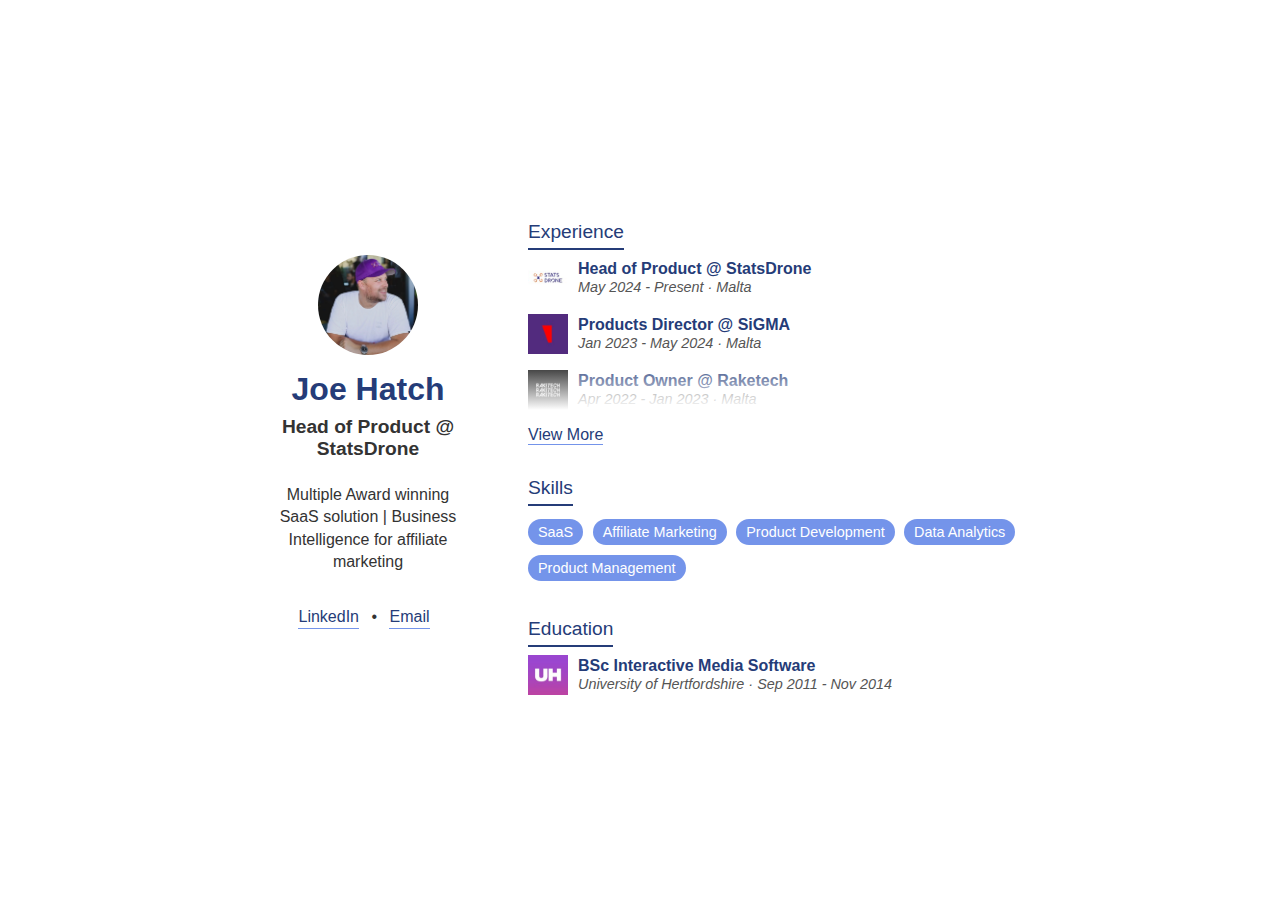
<file: index.html>
<!DOCTYPE html>
<html lang="en">
<head>
  <!-- Google tag (gtag.js) -->
<script async src="https://www.googletagmanager.com/gtag/js?id=G-R7W257YFZE"></script>
<script>
  window.dataLayer = window.dataLayer || [];
  function gtag(){dataLayer.push(arguments);}
  gtag('js', new Date());

  gtag('config', 'G-R7W257YFZE');
</script>
<meta charset="UTF-8">
<meta name="viewport" content="width=device-width, initial-scale=1">
<title>Joe Hatch - Head of Product - joehat.ch</title>
<meta name="description" content="Joe Hatch - Head of Product at StatsDrone, an award-winning SaaS solution for business intelligence in affiliate marketing.">
<meta name="keywords" content="Joe Hatch, Head of Product, StatsDrone, SaaS, business intelligence, affiliate marketing">
<meta name="author" content="Joe Hatch">

<!-- Open Graph data -->
<meta property="og:title" content="Joe Hatch - Head of Product - joehat.ch">
<meta property="og:description" content="Joe Hatch - Head of Product at StatsDrone, an award-winning SaaS solution for business intelligence in affiliate marketing.">
<meta property="og:image" content="Joe_Hatch.jpg">
<meta property="og:url" content="https://joehat.ch">
<meta property="og:type" content="website">

<!-- Twitter Card data -->
<meta name="twitter:card" content="summary_large_image">
<meta name="twitter:title" content="Joe Hatch - Head of Product - joehat.ch">
<meta name="twitter:description" content="Joe Hatch - Head of Product at StatsDrone, an award-winning SaaS solution for business intelligence in affiliate marketing.">
<meta name="twitter:image" content="Joe_Hatch.jpg">

<style>
  html, body {
    height: 100%;
    margin: 0;
    display: flex;
    align-items: center;
    justify-content: center;
    background: #ffffff;
    font-family: 'Helvetica Neue', Helvetica, Arial, sans-serif;
    color: #333;
  }
  .container {
    display: grid;
    grid-template-columns: 1fr 2fr;
    gap: 2rem;
    max-width: 50rem;
    margin: 2rem;
    padding: 2rem;
    background: #ffffff;
    overflow: auto;
  }
  .profile {
    text-align: center;
    display: flex;
    flex-direction: column;
    justify-content: center;
    background: #ffffff;
    color: #333;
    padding: 2rem;
  }
  .profile img {
    border-radius: 50%;
    width: 100px;
    height: 100px;
    margin: 0 auto 1rem auto;
    cursor: pointer;
    transition: transform 0.3s;
  }
  .profile img:hover {
    transform: scale(1.1);
  }
  .profile h1 {
    margin: 0;
    font-size: 2rem;
    color: #253C78;
  }
  .profile h2 {
    font-size: 1.2rem;
    margin: 0.5rem 0;
    color: #333;
  }
  .profile p {
    line-height: 1.4rem;
    margin: 1rem 0;
  }
  .profile a {
    border-bottom: 1px solid #7494EA;
    color: #253C78;
    display: inline-block;
    margin: 0 0.5rem;
    text-decoration: none;
    transition: border-bottom-color 0.3s, color 0.3s;
  }
  .profile a:first-child {
    margin-left: 0;
  }
  .profile a:hover {
    border-bottom-color: #253C78;
    color: #253C78;
  }
  .section-title {
    font-size: 1.2rem;
    margin: 1rem 0 0.5rem 0;
    border-bottom: 2px solid #253C78;
    display: inline-block;
    padding-bottom: 5px;
    color: #253C78;
  }
  .section {
    text-align: left;
    margin: 1rem 0;
    position: relative;
  }
  .section-item {
    margin-bottom: 1rem;
    display: flex;
    align-items: center;
  }
  .section-item img {
    width: 40px;
    height: 40px;
    margin-right: 10px;
  }
  .section-item strong {
    font-size: 1rem;
    color: #253C78;
  }
  .section-item em {
    font-size: 0.9rem;
    color: #555;
  }
  .skill {
    display: inline-block;
    background: #7494EA;
    color: white;
    padding: 5px 10px;
    border-radius: 20px;
    margin: 5px 5px 5px 0;
    font-size: 0.9rem;
  }
  .view-more-link {
    border-bottom: 1px solid #7494EA;
    color: #253C78;
    display: inline-block;
    text-decoration: none;
    cursor: pointer;
    transition: border-bottom-color 0.3s, color 0.3s;
  }
  .view-more-link:hover {
    border-bottom-color: #253C78;
    color: #253C78;
  }
  .fade-out {
    position: absolute;
    bottom: 35px; /* Height of the view-more-link */
    left: 0;
    width: 100%;
    height: 50px;
    background: linear-gradient(to bottom, transparent, white);
    pointer-events: none;
  }
  @media (max-width: 768px) {
    html, body {
      align-items: flex-start;
      justify-content: center;
    }
    .container {
      grid-template-columns: 1fr;
      padding: 1rem;
      margin: 1rem;
    }
    .profile {
      width: 100%;
      text-align: center;
      padding: 0;
    }
    .details {
      width: 100%;
      text-align: left;
    }
    .profile h1, .profile h2, .profile p {
      text-align: center;
    }
  }
</style>
</head>
<body>
  <div class="container">
    <div class="profile">
      <img src="Joe_Hatch.jpg" alt="Joe Hatch" onclick="faceTouch()">
      <h1>Joe Hatch</h1>
      <h2>Head of Product @ StatsDrone</h2>
      <p>Multiple Award winning SaaS solution | Business Intelligence for affiliate marketing</p>
      <p>
        <a href="https://www.linkedin.com/in/joehatch" target="_blank">LinkedIn</a>
        &bull;
        <a href="mailto:hello@joehat.ch">Email</a>
      </p>
    </div>

    <div class="details">
      <div class="section">
        <div class="section-title">Experience</div>
        <div class="section-item">
          <img src="statsdrone_logo.jpeg" alt="StatsDrone Logo">
          <div>
            <strong>Head of Product @ StatsDrone</strong><br>
            <em>May 2024 - Present · Malta</em>
          </div>
        </div>
        <div class="section-item">
          <img src="sigma_world_logo.jpeg" alt="SiGMA Logo">
          <div>
            <strong>Products Director @ SiGMA</strong><br>
            <em>Jan 2023 - May 2024 · Malta</em>
          </div>
        </div>
        <div class="section-item">
          <img src="raketech_logo.jpeg" alt="Raketech Logo">
          <div>
            <strong>Product Owner @ Raketech</strong><br>
            <em>Apr 2022 - Jan 2023 · Malta</em>
          </div>
        </div>
        <div class="fade-out" id="fade-out"></div>
        <div id="more-experience" style="display: none;">
          <div class="section-item">
            <img src="circus_street_logo.jpeg" alt="Circus Street Logo">
            <div>
              <strong>Program Manager @ Circus Street</strong><br>
              <em>Jun 2021 - Apr 2022 · London</em>
            </div>
          </div>
          <div class="section-item">
            <img src="catena_media_logo.jpeg" alt="Catena Media Logo">
            <div>
              <strong>Technical Product Owner @ Catena Media</strong><br>
              <em>Jul 2018 - Jun 2021 · London / Malta</em>
            </div>
          </div>
          <div class="section-item">
            <img src="inspire_digital_logo.jpeg" alt="Inspire Digital Logo">
            <div>
              <strong>Lead Technical Specialist @ Inspire Digital</strong><br>
              <em>Dec 2014 - Jul 2018 · Hertford</em>
            </div>
          </div>
        </div>
        <a class="view-more-link" onclick="toggleExperience()">View More</a>
      </div>

      <div class="section">
        <div class="section-title">Skills</div>
        <div>
            <div class="skill">SaaS</div>
            <div class="skill">Affiliate Marketing</div>
            <div class="skill">Product Development</div>
            <div class="skill">Data Analytics</div>
            <div class="skill">Product Management</div>
          </div>
        </div>
  
        <div class="section">
          <div class="section-title">Education</div>
          <div class="section-item">
            <img src="uh_logo.jpeg" alt="University of Hertfordshire Logo">
            <div>
              <strong>BSc Interactive Media Software</strong><br>
              <em>University of Hertfordshire · Sep 2011 - Nov 2014</em>
            </div>
          </div>
        </div>
      </div>
    </div>
  
  <script>
    function faceTouch() {
      alert("At least take me for coffee before you try and touch my face...");
    }
  
    function toggleExperience() {
      const moreExperience = document.getElementById('more-experience');
      const link = document.querySelector('.view-more-link');
      const fadeOut = document.getElementById('fade-out');
      if (moreExperience.style.display === 'none') {
        moreExperience.style.display = 'block';
        link.textContent = 'View Less';
        fadeOut.style.display = 'none';
      } else {
        moreExperience.style.display = 'none';
        link.textContent = 'View More';
        fadeOut.style.display = 'block';
      }
    }
  
    console.log(`
      😊
      joehat.ch
      Joe Hatch
      Head of Product @ StatsDrone
      Multiple Award winning SaaS solution
      Business Intelligence for affiliate marketing
    `);
  </script>
  </body>
  </html>
</file>
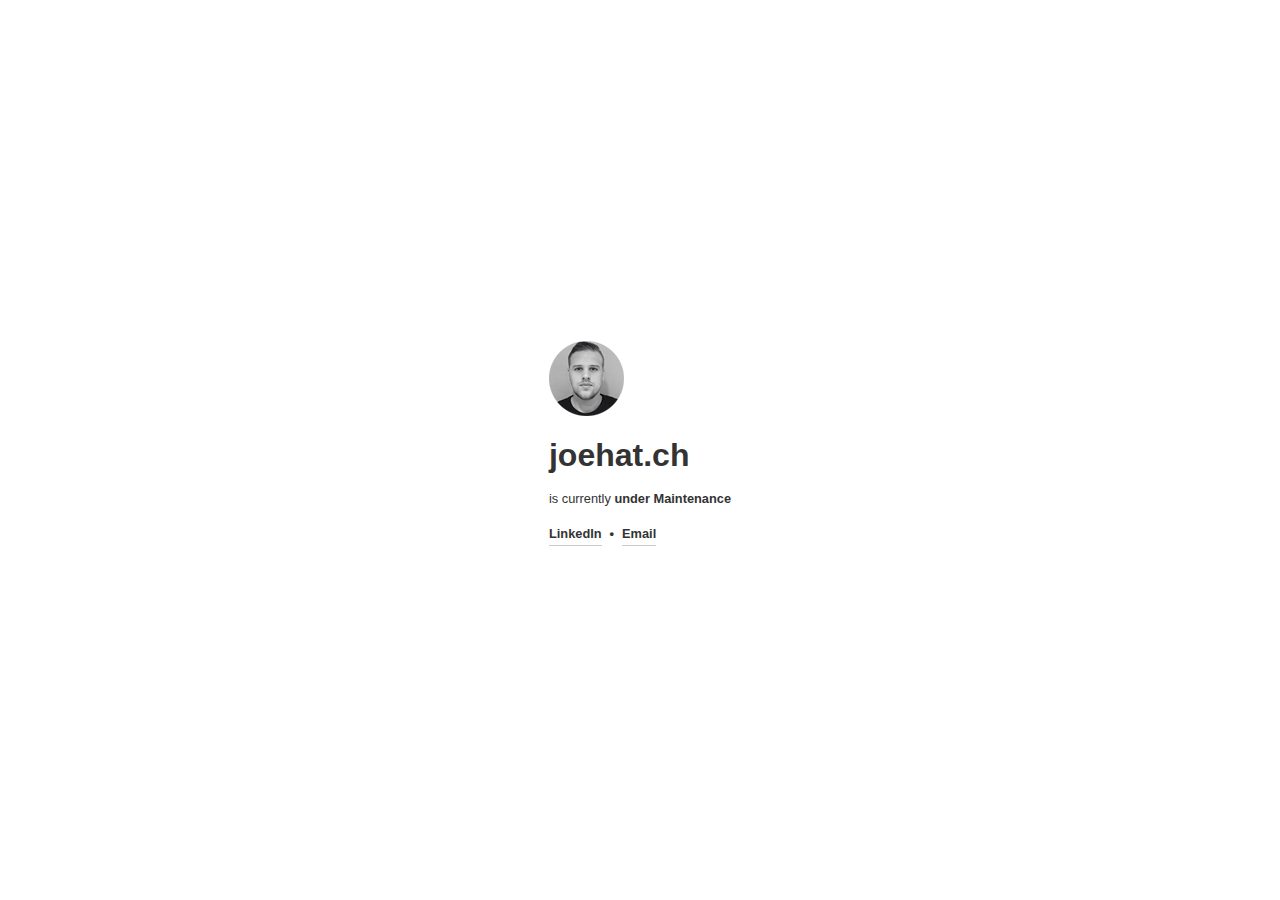
<file: maintenance.html>
<!DOCTYPE html>
<html>
<head>
<meta name=viewport content="width=device-width, initial-scale=1">
<link rel="shortcut icon" href=favicon.ico type="image/x-icon">
<link rel=icon href="/favicon.ico" type="image/x-icon">
<title>Joe Hatch - Technical Product Owner from London - joehat.ch</title>
<style>html{align-items:center;background:white;display:flex;height:100%;justify-content:center;}
body{color:#333;font-family:'Helvetica Neue', Helvetica, Arial, serif;line-height:1.4rem;margin:2rem;max-width:20rem;}
p:last-of-type{font-size:.8rem;}
a{border-bottom:1px solid #ccc;color:#333;display:inline-block;margin:0 .5rem;text-decoration:none;}
a:first-child{margin-left:0;}
a:hover{border-bottom-color:#333;}</style>
</head>
<body>
<img src="[data-uri]" alt="Joe Hatch" height="75" width="75" onclick="faceTouch()"/>
<h1>joehat.ch</h1>
<p>is currently <strong>under Maintenance<strong></p>
<p><a href="https://www.linkedin.com/in/joehatch">LinkedIn</a>&bull;<a href="mailto:honeypot@joehat.ch">Email</a></p>
<script>const a=document.querySelector('a:last-child');a.href=a.href.replace('honeypot','hello');function faceTouch(){alert("At least take me for a coffee before you try and touch my face")}</script>
</body>
</html>
</file>
